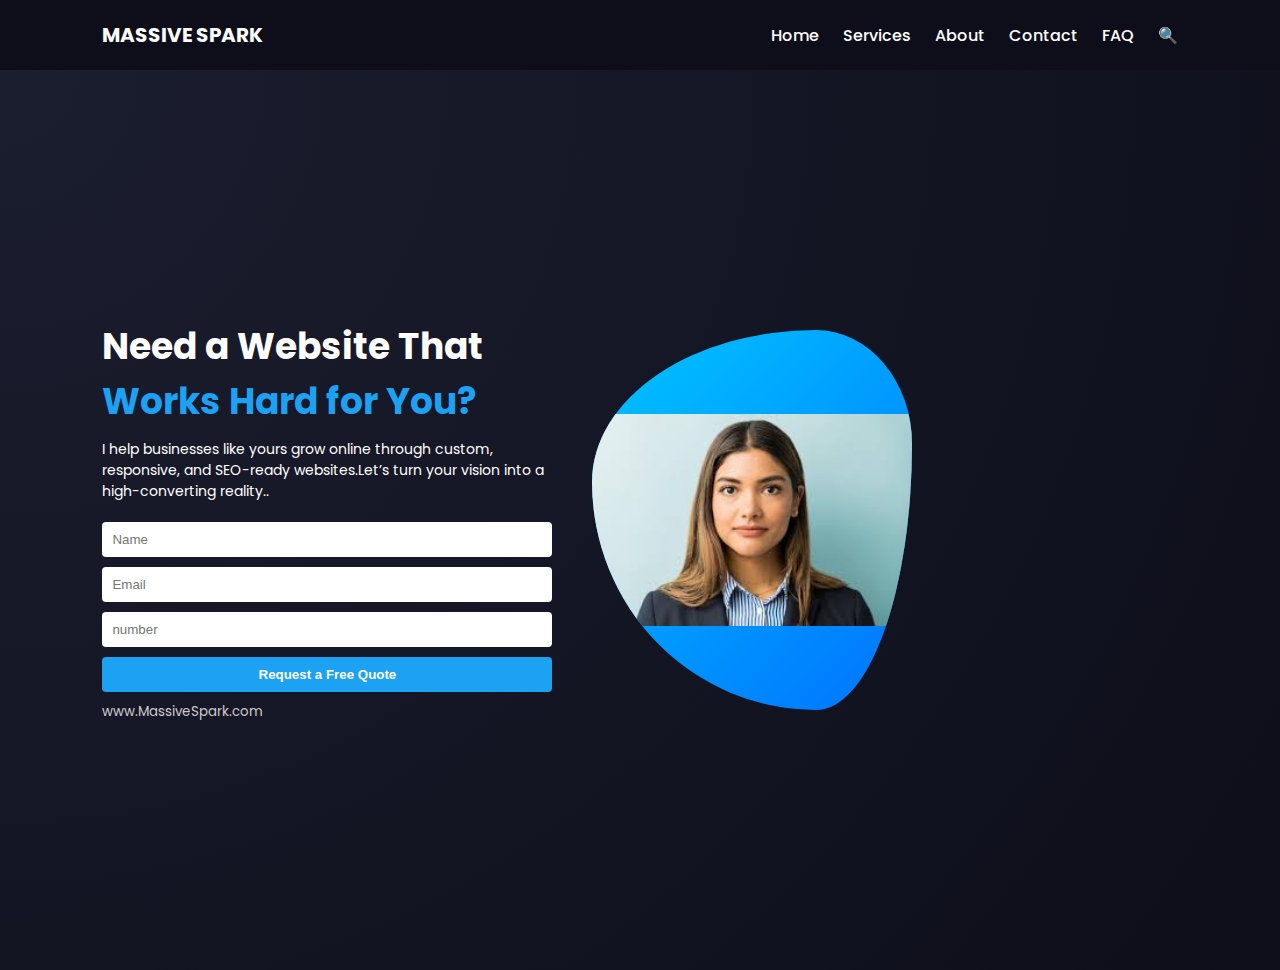
<file: LandingPage/index.html>
<!DOCTYPE html>
<html lang="en">
<head>
  <meta charset="UTF-8" />
  <meta name="viewport" content="width=device-width, initial-scale=1.0" />
  <title>Landing Page</title>
  <link rel="stylesheet" href="style.css" />
  <link href="https://fonts.googleapis.com/css2?family=Poppins:wght@400;600&display=swap" rel="stylesheet" />
</head>
<body>

  <!-- Navbar -->
  <header class="navbar">
    <div class="container">
      <div class="logo">MASSIVE SPARK</div>
      <nav>
        <a href="#">Home</a>
        <a href="#">Services</a>
        <a href="#">About</a>
        <a href="#">Contact</a>
        <a href="#">FAQ</a>
        <span class="search-icon">🔍</span>
      </nav>
    </div>
  </header>

  <!-- Hero Section -->
  <section class="hero">
    <div class="container hero-content">
      <div class="left">
        <h2>Need a Website That  <br> <span>Works Hard for You?</span></h2>
        <p>I help businesses like yours grow online through custom, responsive, and SEO-ready websites.Let’s turn your vision into a high-converting reality..</p>
        <form class="subscribe-form">
          <input type="text" placeholder="Name" required />
          <input type="email" placeholder="Email" required />
          <input type="tel" placeholder="number" required />
          <button type="submit">Request a Free Quote</button>
        </form>
        <small>www.MassiveSpark.com</small>
      </div>
      <div class="right">
        <div class="image-box">
          <img src="manali.jpeg" alt="Man" />
        </div>
      </div>
    </div>
  </section>

  <script src="script.js"></script>
</body>
</html>
</file>
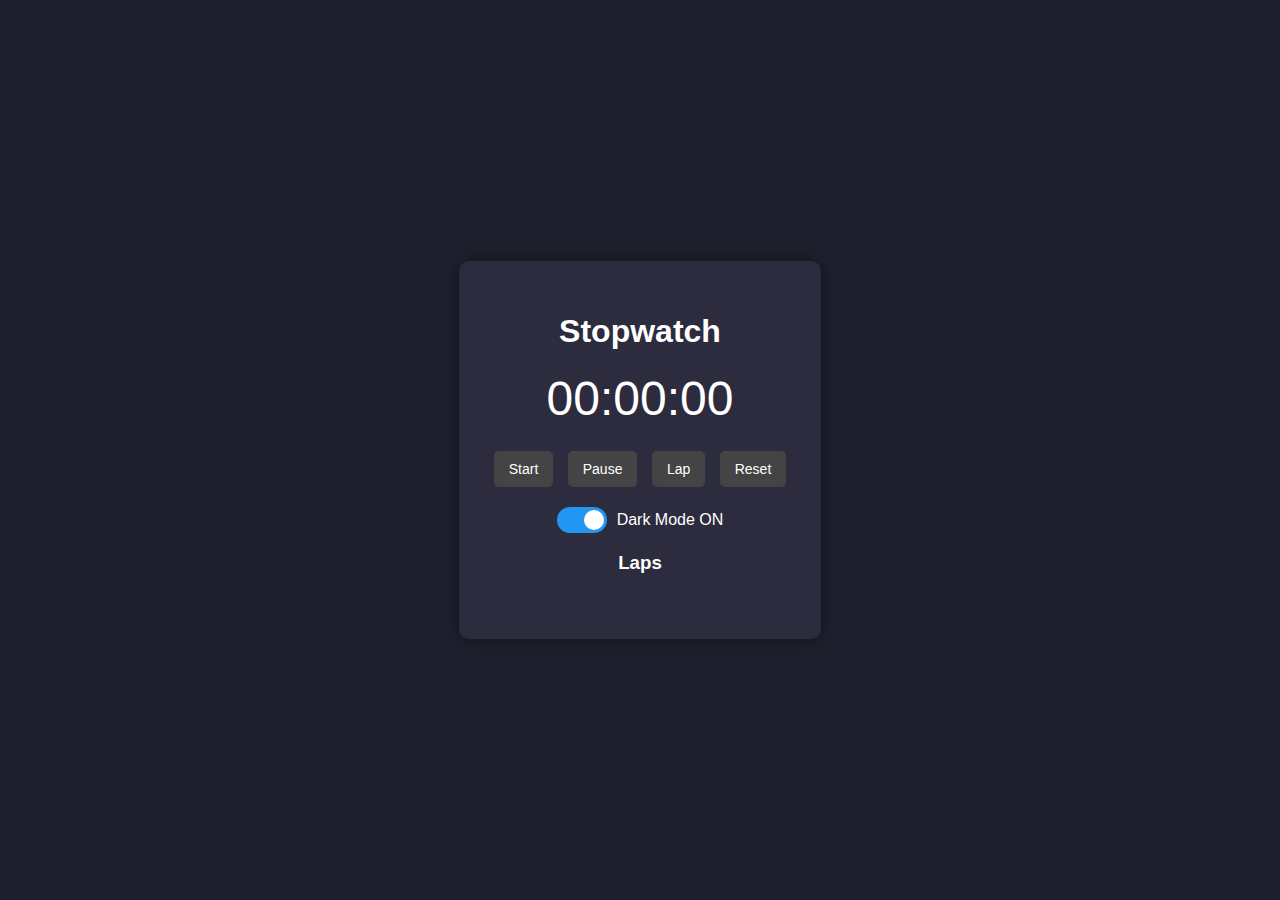
<file: StopWatch/index.html>
<!DOCTYPE html>
<html lang="en">
<head>
  <meta charset="UTF-8" />
  <meta name="viewport" content="width=device-width, initial-scale=1.0"/>
  <title>Stopwatch with Laps & Toggle Mode</title>
  <link rel="stylesheet" href="style.css" />
</head>
<body>
  <div class="container">
    <h1>Stopwatch</h1>
    <div id="display">00:00:00</div>

    <div class="buttons">
      <button onclick="start()">Start</button>
      <button onclick="pause()">Pause</button>
      <button onclick="lap()">Lap</button>
      <button onclick="reset()">Reset</button>
    </div>

    <div class="toggle-container">
      <label class="switch">
        <input type="checkbox" id="themeToggle" onchange="toggleDarkMode()">
        <span class="slider round"></span>
      </label>
      <span id="modeLabel">Dark Mode ON</span>
    </div>

    <h3>Laps</h3>
    <ul id="laps"></ul>
  </div>

  <script src="script.js"></script>
</body>
</html>
</file>
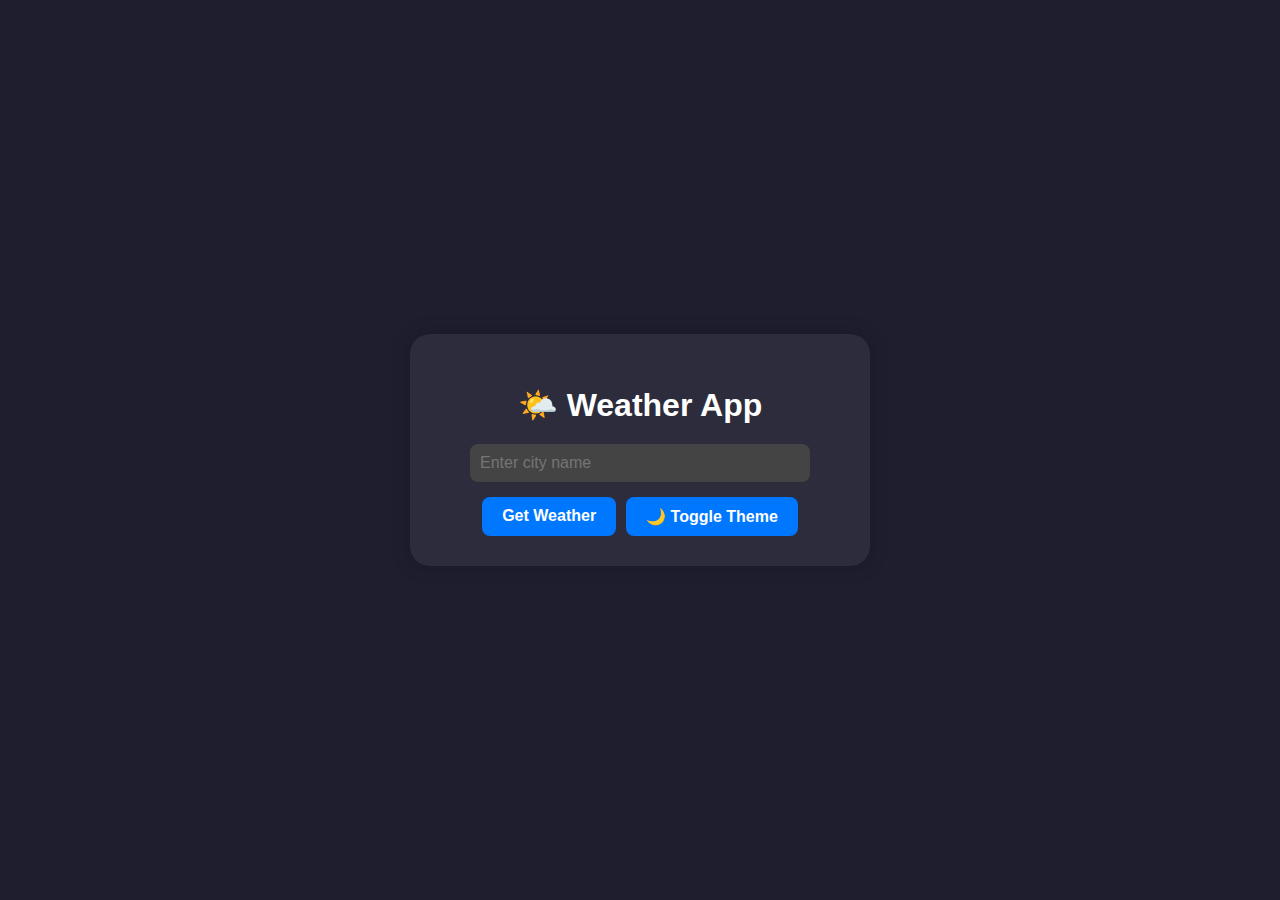
<file: weather_App/index.html>
<!DOCTYPE html>
<html lang="en">
<head>
  <meta charset="UTF-8" />
  <meta name="viewport" content="width=device-width, initial-scale=1.0"/>
  <title>Weather App</title>
  <link rel="stylesheet" href="style.css"/>
</head>
<body>
  <div class="weather-container">
    <h1>🌤️ Weather App</h1>
    <input type="text" id="cityInput" placeholder="Enter city name" />
    <div class="buttons">
      <button onclick="getWeather()">Get Weather</button>
      <button id="toggleTheme">🌙 Toggle Theme</button>
    </div>
    <div id="loader" class="hidden">⏳ Loading...</div>
    <div id="weatherResult" class="result-card hidden"></div>
  </div>
  <script src="script.js"></script>
</body>
</html>
</file>
<file: LandingPage/style.css>
* {
  margin: 0;
  padding: 0;
  box-sizing: border-box;
}
body {
  font-family: 'Poppins', sans-serif;
  background-color: #0e0e1a;
  color: #fff;
}

/* Navbar */
.navbar {
  padding: 20px 0;
  background: transparent;
  color: white;
}
.navbar .container {
  display: flex;
  justify-content: space-between;
  align-items: center;
  padding: 0 8%;
}
.navbar .logo {
  font-weight: 700;
  font-size: 20px;
}
.navbar nav a {
  color: white;
  margin: 0 10px;
  text-decoration: none;
  font-weight: 500;
}
.navbar .search-icon {
  margin-left: 10px;
  cursor: pointer;
}

/* Hero Section */
.hero {
  min-height: 100vh;
  display: flex;
  align-items: center;
  background: radial-gradient(circle at top left, #1b1e2f, #0e0e1a);
}
.hero .container {
  display: flex;
  justify-content: space-between;
  align-items: center;
  padding: 0 8%;
}
.hero-content {
  flex-wrap: wrap;
  gap: 40px;
}
.left {
  max-width: 450px;
}
.left h2 {
  font-size: 36px;
  margin-bottom: 10px;
}
.left h2 span {
  color: #1da1f2;
}
.left p {
  font-size: 14px;
  margin-bottom: 20px;
}
.subscribe-form {
  display: flex;
  flex-direction: column;
}
.subscribe-form input {
  padding: 10px;
  margin-bottom: 10px;
  border: none;
  border-radius: 4px;
}
.subscribe-form button {
  padding: 10px;
  background: #1da1f2;
  border: none;
  color: white;
  font-weight: bold;
  cursor: pointer;
  border-radius: 4px;
}
.subscribe-form button:hover {
  background-color: #0d8ddb;
}
.left small {
  display: block;
  margin-top: 10px;
  color: #ccc;
}

/* Right image with blob style */
.right .image-box {
  background: linear-gradient(135deg, #00c6ff, #0072ff);
  border-radius: 70% 30% 30% 70% / 40% 30% 70% 60%;
  overflow: hidden;
  width: 320px;
  height: 380px;
  display: flex;
  align-items: center;
  justify-content: center;
}
.right .image-box img {
  width: 100%;
  height: auto;
  object-fit: cover;
}
</file>
<file: StopWatch/style.css>
body {
  font-family: Arial, sans-serif;
  margin: 0;
  height: 100vh;
  display: flex;
  justify-content: center;
  align-items: center;
  transition: background 0.3s, color 0.3s;
}

/* Dark Mode */
body.dark {
  background-color: #1f1f2e;
  color: #fff;
}

/* Light Mode */
body.light {
  background-color: #f3f3f3;
  color: #222;
}

.container {
  text-align: center;
  padding: 30px;
  border-radius: 10px;
  background-color: #2c2c3e;
  box-shadow: 0 0 20px rgba(0, 0, 0, 0.4);
}

body.light .container {
  background-color: #fff;
  color: #222;
  box-shadow: 0 0 20px rgba(0, 0, 0, 0.1);
}

#display {
  font-size: 48px;
  margin: 20px 0;
}

.buttons button {
  padding: 10px 15px;
  margin: 5px;
  font-size: 14px;
  border: none;
  border-radius: 5px;
  cursor: pointer;
  background-color: #444;
  color: white;
 transition: 0.3s, color 0.3s;
}

.buttons button:hover {
  background-color: #666;
}

body.light .buttons button {
  background-color: #ddd;
  color: #000;
}

body.light .buttons button:hover {
  background-color: #bbb;
}

#laps {
  list-style: none;
  padding: 0;
  max-height: 200px;
  overflow-y: auto;
}

#laps li {
  background: #39395a;
  margin: 5px 0;
  padding: 10px;
  border-radius: 5px;
}

body.light #laps li {
  background: #e0e0f0;
}

.toggle-container {
  margin-top: 15px;
  display: flex;
  align-items: center;
  justify-content: center;
  gap: 10px;
}

/* Toggle Switch */
.switch {
  position: relative;
  display: inline-block;
  width: 50px;
  height: 26px;
}

.switch input {
  opacity: 0;
  width: 0;
  height: 0;
}

.slider {
  position: absolute;
  cursor: pointer;
  top: 0; left: 0;
  right: 0; bottom: 0;
  background-color: #ccc;
  transition: .4s;
  border-radius: 26px;
}

.slider:before {
  position: absolute;
  content: "";
  height: 20px; width: 20px;
  left: 3px; bottom: 3px;
  background-color: white;
  transition: .4s;
  border-radius: 50%;
}

input:checked + .slider {
  background-color: #2196F3;
}

input:checked + .slider:before {
  transform: translateX(24px);
}
</file>
<file: weather_App/style.css>
body {
  margin: 0;
  padding: 0;
  font-family: 'Segoe UI', sans-serif;
  background-color: #1e1e2f;
  color: #f1f1f1;
  height: 100vh;
  display: flex;
  justify-content: center;
  align-items: center;
  transition: background-color 0.5s ease;
}

.weather-container {
  background-color: #2c2c3c;
  padding: 30px;
  border-radius: 20px;
  box-shadow: 0 0 20px rgba(0,0,0,0.2);
  text-align: center;
  width: 90%;
  max-width: 400px;
  color: #f1f1f1;
}

.weather-container h1 {
  margin-bottom: 20px;
  font-weight: bold;
  color: #ffffff;
}

input {
  padding: 10px;
  width: 80%;
  border-radius: 8px;
  border: none;
  outline: none;
  margin-bottom: 15px;
  font-size: 16px;
  background-color: #444;
  color: #fff;
}

.buttons {
  display: flex;
  gap: 10px;
  justify-content: center;
  flex-wrap: wrap;
}

button {
  padding: 10px 20px;
  background-color: #0077ff;
  color: white;
  border: none;
  border-radius: 8px;
  cursor: pointer;
  font-size: 16px;
  transition: background-color 0.3s ease;
  font-weight: bold;
}

button:hover {
  background-color: #005fe0;
}

.result-card {
  margin-top: 20px;
  padding: 20px;
  background: #3a3a4f;
  border-radius: 15px;
  transition: all 0.3s ease;
  animation: fadeIn 0.6s ease-in-out;
  color: #f0f0f0;
}

.hidden {
  display: none;
}

.dark-mode {
  background-color: #000000;
}

.dark-mode .weather-container {
  background-color: #1e1e1e;
  color: #ddd;
}

@keyframes fadeIn {
  from { opacity: 0; transform: translateY(10px); }
  to { opacity: 1; transform: translateY(0); }
}
</file>
